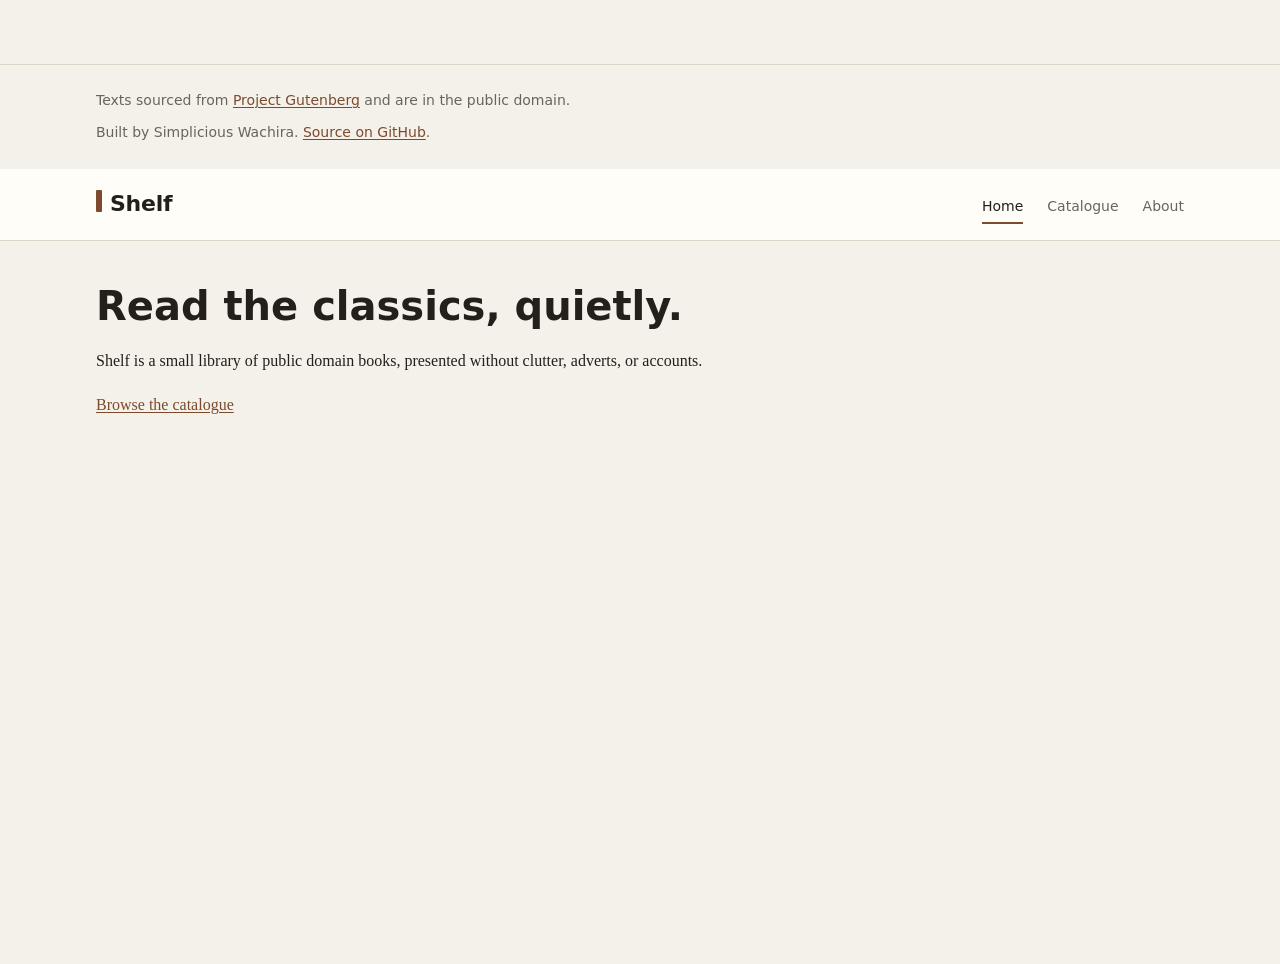
<file: index.html>
<!DOCTYPE html>
<html lang="en">
<head>
  <meta charset="UTF-8">
  <meta name="viewport" content="width=device-width, initial-scale=1.0">
  <title>Shelf — Read the Classics</title>
  <link rel="stylesheet" href="css/variables.css">
  <link rel="stylesheet" href="css/reset.css">
  <link rel="stylesheet" href="css/layout.css">
  <link rel="stylesheet" href="css/components.css">
</head>
<footer class="site-footer">
    <div class="container">
      <p>Texts sourced from <a href="https://www.gutenberg.org">Project Gutenberg</a> and are in the public domain.</p>
      <p>Built by Simplicious Wachira. <a href="https://github.com/IS-PROJECT-2026/shelf-162965">Source on GitHub</a>.</p>
    </div>
  </footer>
<body>
  <a class="skip-link" href="#main">Skip to content</a>

  <header class="site-header">
    <div class="container site-header__inner">
      <a class="site-header__brand" href="index.html">Shelf</a>
      <nav class="site-nav" aria-label="Primary">
        <a href="index.html" aria-current="page">Home</a>
        <a href="catalogue.html">Catalogue</a>
        <a href="about.html">About</a>
      </nav>
    </div>
  </header>
  
  <main class="container" id="main">
    <section class="section stack">
      <h1>Read the classics, quietly.</h1>
      <p>Shelf is a small library of public domain books, presented without clutter, adverts, or accounts.</p>
      <p><a href="catalogue.html">Browse the catalogue</a></p>
    </section>
  </main>
  
</body>
</html>
</file>
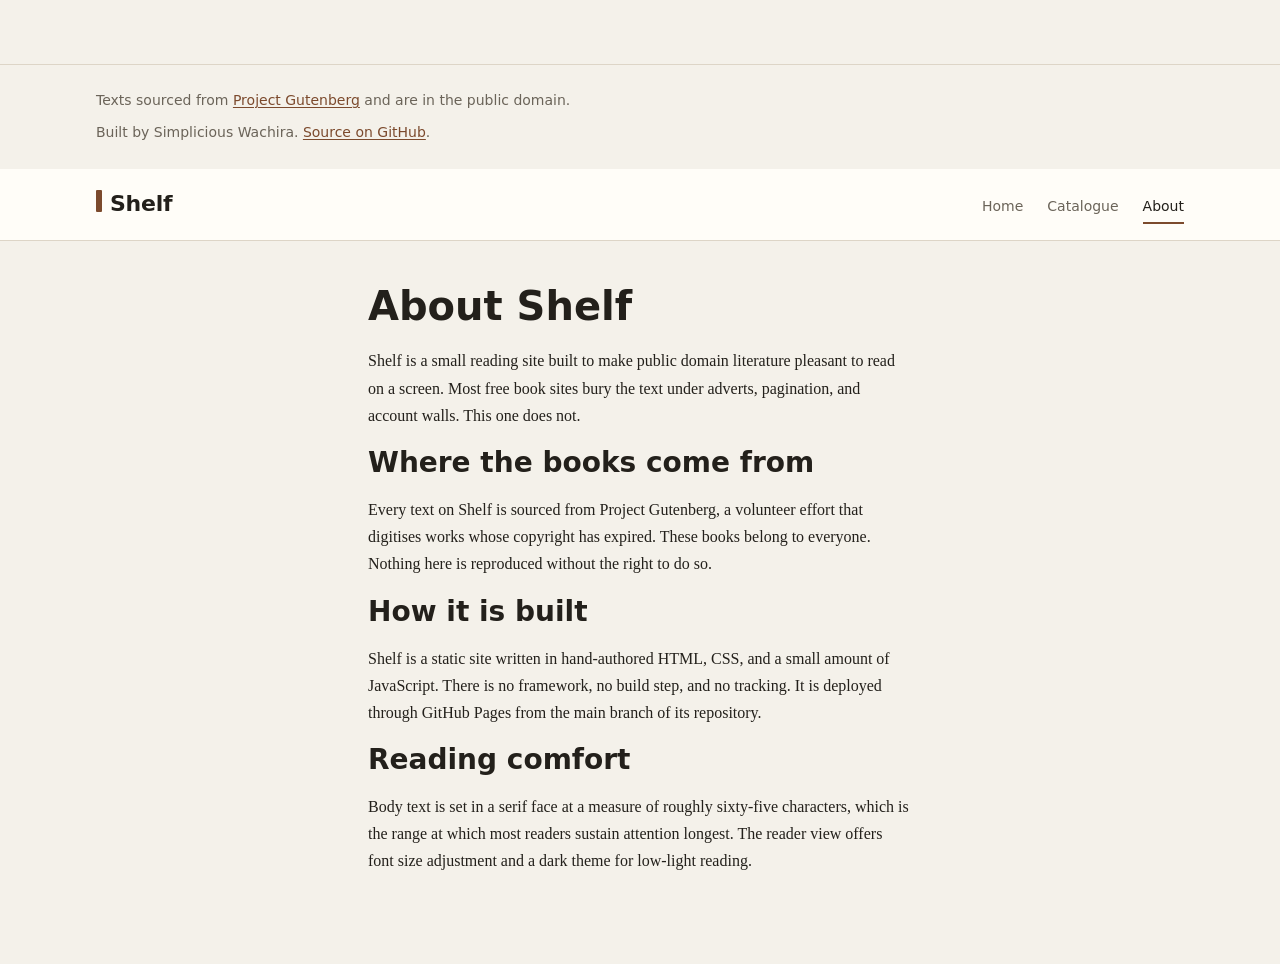
<file: about.html>
<!DOCTYPE html>
<html lang="en">
<head>
  <meta charset="UTF-8">
  <meta name="viewport" content="width=device-width, initial-scale=1.0">
  <title>About</title>
  <link rel="stylesheet" href="css/variables.css">
  <link rel="stylesheet" href="css/reset.css">
  <link rel="stylesheet" href="css/layout.css">
  <link rel="stylesheet" href="css/components.css">
</head>
<footer class="site-footer">
    <div class="container">
      <p>Texts sourced from <a href="https://www.gutenberg.org">Project Gutenberg</a> and are in the public domain.</p>
      <p>Built by Simplicious Wachira. <a href="https://github.com/IS-PROJECT-2026/shelf-162965">Source on GitHub</a>.</p>
    </div>
  </footer>
<body>
  <a class="skip-link" href="#main">Skip to content</a>

  <header class="site-header">
    <div class="container site-header__inner">
      <a class="site-header__brand" href="index.html">Shelf</a>
      <nav class="site-nav" aria-label="Primary">
        <a href="index.html" >Home</a>
        <a href="catalogue.html">Catalogue</a>
        <a href="about.html" aria-current="page">About</a>
      </nav>
    </div>
  </header>
  
  <main class="container container--narrow" id="main">
    <section class="section stack">
      <h1>About Shelf</h1>
      <p>Shelf is a small reading site built to make public domain literature pleasant to read on a screen. Most free book sites bury the text under adverts, pagination, and account walls. This one does not.</p>

      <h2>Where the books come from</h2>
      <p>Every text on Shelf is sourced from Project Gutenberg, a volunteer effort that digitises works whose copyright has expired. These books belong to everyone. Nothing here is reproduced without the right to do so.</p>

      <h2>How it is built</h2>
      <p>Shelf is a static site written in hand-authored HTML, CSS, and a small amount of JavaScript. There is no framework, no build step, and no tracking. It is deployed through GitHub Pages from the main branch of its repository.</p>

      <h2>Reading comfort</h2>
      <p>Body text is set in a serif face at a measure of roughly sixty-five characters, which is the range at which most readers sustain attention longest. The reader view offers font size adjustment and a dark theme for low-light reading.</p>
    </section>
  </main>
  
</body>
</html>
</file>
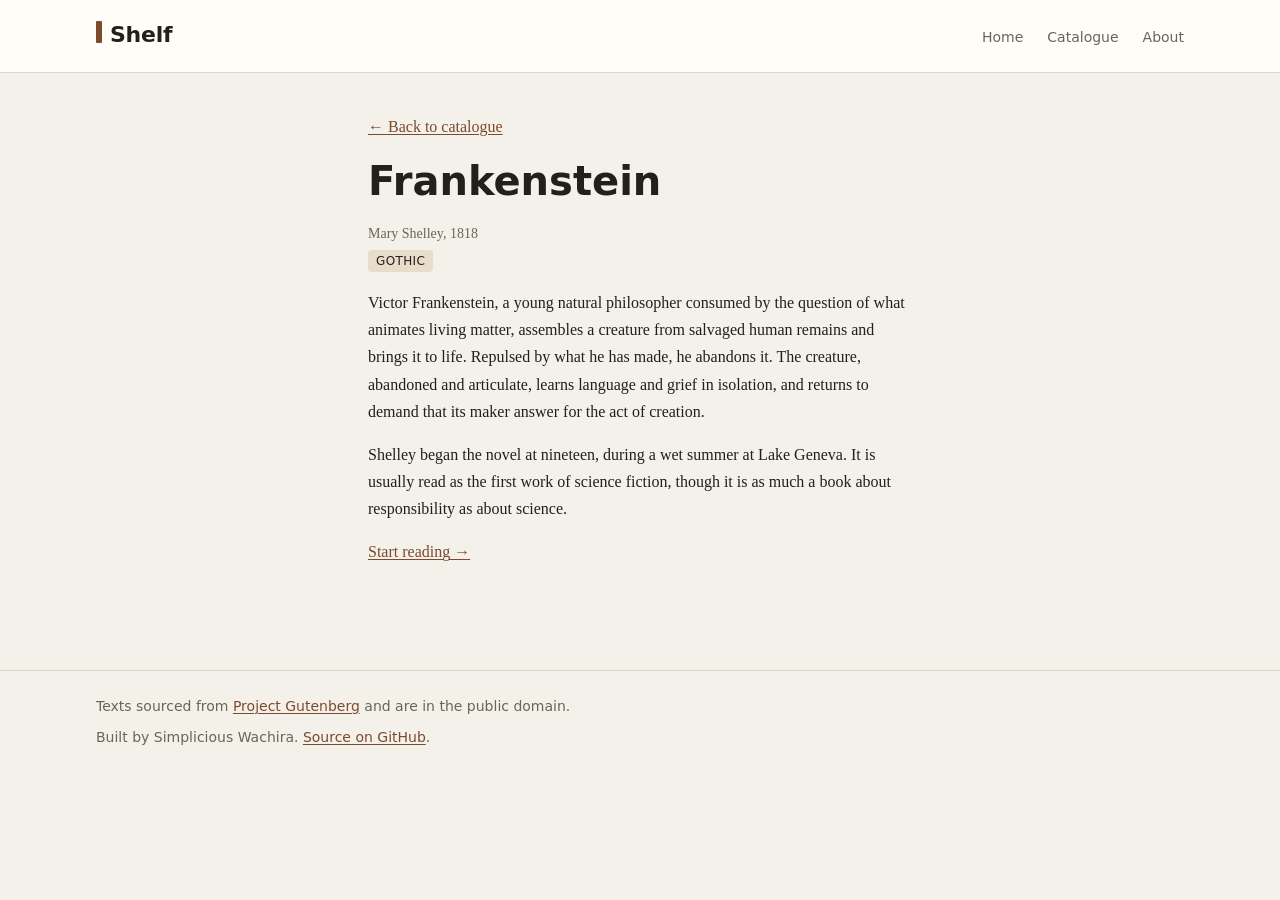
<file: book.html>
<!DOCTYPE html>
<html lang="en">
<head>
  <meta charset="UTF-8">
  <meta name="viewport" content="width=device-width, initial-scale=1.0">
  <title>Frankenstein — Shelf</title>
  <link rel="stylesheet" href="css/variables.css">
  <link rel="stylesheet" href="css/reset.css">
  <link rel="stylesheet" href="css/layout.css">
  <link rel="stylesheet" href="css/components.css">
</head>
<body>
  <a class="skip-link" href="#main">Skip to content</a>

  <header class="site-header">
    <div class="container site-header__inner">
      <a class="site-header__brand" href="index.html">Shelf</a>
      <nav class="site-nav" aria-label="Primary">
        <a href="index.html">Home</a>
        <a href="catalogue.html">Catalogue</a>
        <a href="about.html">About</a>
      </nav>
    </div>
  </header>

  <main class="container container--narrow" id="main">
    <section class="section stack">
      <p><a href="catalogue.html">&larr; Back to catalogue</a></p>
      <h1>Frankenstein</h1>
      <p class="book-card__author">Mary Shelley, 1818</p>
      <span class="badge">Gothic</span>

      <p>Victor Frankenstein, a young natural philosopher consumed by the question of what animates living matter, assembles a creature from salvaged human remains and brings it to life. Repulsed by what he has made, he abandons it. The creature, abandoned and articulate, learns language and grief in isolation, and returns to demand that its maker answer for the act of creation.</p>

      <p>Shelley began the novel at nineteen, during a wet summer at Lake Geneva. It is usually read as the first work of science fiction, though it is as much a book about responsibility as about science.</p>

      <p><a href="reader.html">Start reading &rarr;</a></p>
    </section>
  </main>

  <footer class="site-footer">
    <div class="container">
      <p>Texts sourced from <a href="https://www.gutenberg.org">Project Gutenberg</a> and are in the public domain.</p>
      <p>Built by Simplicious Wachira. <a href="https://github.com/IS-PROJECT-2026/shelf-162965">Source on GitHub</a>.</p>
    </div>
  </footer>
</body>
</html>
</file>
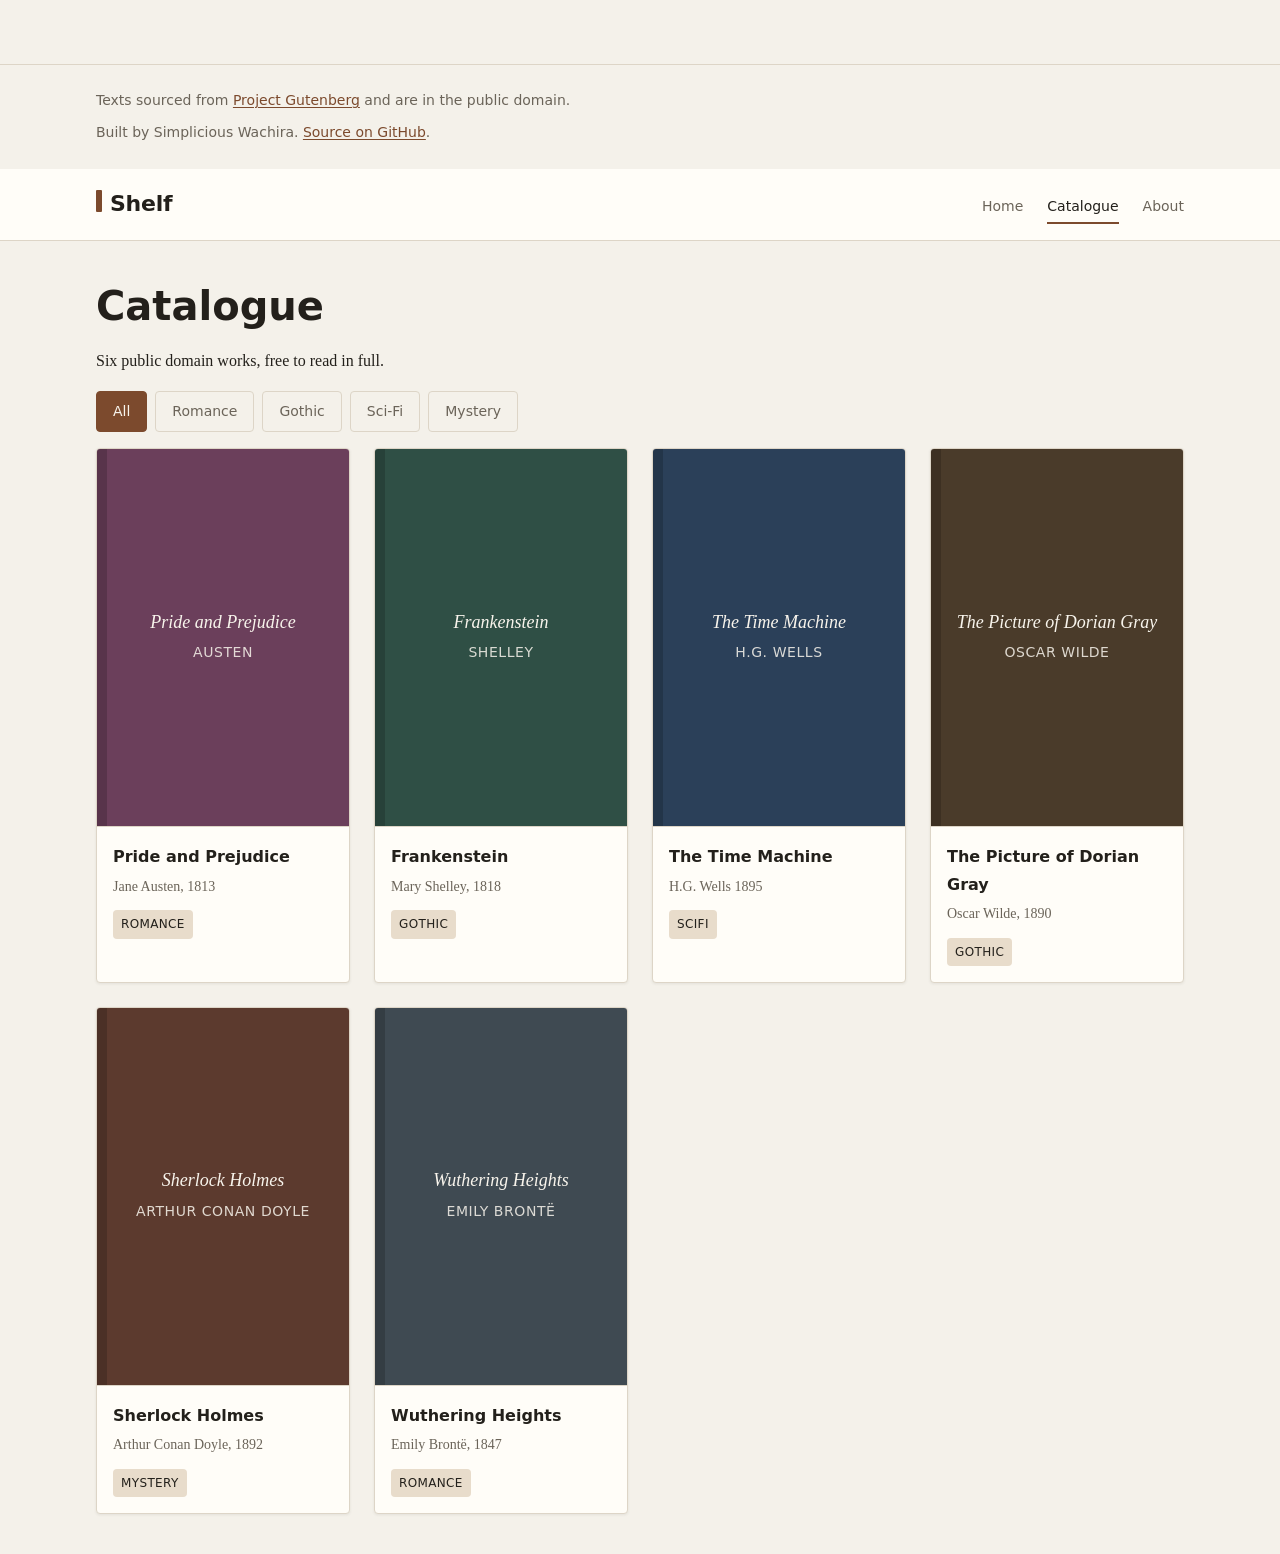
<file: catalogue.html>
<!DOCTYPE html>
<html lang="en">
<head>
  <meta charset="UTF-8">
  <meta name="viewport" content="width=device-width, initial-scale=1.0">
  <title>Catalogue</title>
  <link rel="stylesheet" href="css/variables.css">
  <link rel="stylesheet" href="css/reset.css">
  <link rel="stylesheet" href="css/layout.css">
  <link rel="stylesheet" href="css/components.css">
</head>
<footer class="site-footer">
    <div class="container">
      <p>Texts sourced from <a href="https://www.gutenberg.org">Project Gutenberg</a> and are in the public domain.</p>
      <p>Built by Simplicious Wachira. <a href="https://github.com/IS-PROJECT-2026/shelf-162965">Source on GitHub</a>.</p>
    </div>
  </footer>
  
  <script src="js/filter.js"></script>
  
<body>
  <a class="skip-link" href="#main">Skip to content</a>

  <header class="site-header">
    <div class="container site-header__inner">
      <a class="site-header__brand" href="index.html">Shelf</a>
      <nav class="site-nav" aria-label="Primary">
        <a href="index.html" >Home</a>
        <a href="catalogue.html" aria-current="page">Catalogue</a>
        <a href="about.html">About</a>
      </nav>
    </div>
  </header>
  
  <main class="container" id="main">
    <section class="section stack">
      <h1>Catalogue</h1>
      <p>Six public domain works, free to read in full.</p>

      <div class="cluster" role="group" aria-label="Filter by genre">
        <button class="filter-btn" data-filter="all" aria-pressed="true">All</button>
        <button class="filter-btn" data-filter="romance" aria-pressed="false">Romance</button>
        <button class="filter-btn" data-filter="gothic" aria-pressed="false">Gothic</button>
        <button class="filter-btn" data-filter="scifi" aria-pressed="false">Sci-Fi</button>
        <button class="filter-btn" data-filter="mystery" aria-pressed="false">Mystery</button>
      </div>

      <div class="grid" id="book-grid">

        <a class="book-card" href="book.html?id=pride" data-genre="romance">
          <div class="book-cover" style="--cover-bg: #6b3f5b">
            <span class="book-cover__title">Pride and Prejudice</span>
            <span class="book-cover__author">Austen</span>
          </div>
          <div class="book-card__body">
            <span class="book-card__title">Pride and Prejudice</span>
            <span class="book-card__author">Jane Austen, 1813</span>
            <span class="badge">Romance</span>
          </div>
        </a>

        <a class="book-card" href="book.html" data-genre="gothic">
          <div class="book-cover" style="--cover-bg: #2f4f45">
            <span class="book-cover__title">Frankenstein</span>
            <span class="book-cover__author">Shelley</span>
          </div>
          <div class="book-card__body">
            <span class="book-card__title">Frankenstein</span>
            <span class="book-card__author">Mary Shelley, 1818</span>
            <span class="badge">Gothic</span>
          </div>
        </a>

        <a class="book-card" href="book.html?id=timemachine" data-genre="scifi">
          <div class="book-cover" style="--cover-bg: #2b4059">
            <span class="book-cover__title">The Time Machine</span>
            <span class="book-cover__author">H.G. Wells</span>
          </div>
          <div class="book-card__body">
            <span class="book-card__title">The Time Machine</span>
            <span class="book-card__author">H.G. Wells 1895</span>
            <span class="badge">scifi</span>
          </div>
        </a>

         <a class="book-card" href="book.html?id=dorian" data-genre="gothic">
          <div class="book-cover" style="--cover-bg: #4a3b2a">
            <span class="book-cover__title">The Picture of Dorian Gray</span>
            <span class="book-cover__author">Oscar Wilde</span>
          </div>
          <div class="book-card__body">
            <span class="book-card__title">The Picture of Dorian Gray</span>
            <span class="book-card__author">Oscar Wilde, 1890</span>
            <span class="badge">Gothic</span>
          </div>
        </a>

        <a class="book-card" href="book.html?id=sherlock" data-genre="mystery">
          <div class="book-cover" style="--cover-bg: #5c3a2e">
            <span class="book-cover__title">Sherlock Holmes</span>
            <span class="book-cover__author">Arthur Conan Doyle</span>
          </div>
          <div class="book-card__body">
            <span class="book-card__title">Sherlock Holmes</span>
            <span class="book-card__author">Arthur Conan Doyle, 1892</span>
            <span class="badge">Mystery</span>
          </div>
        </a>

        <a class="book-card" href="book.html?id=wuthering" data-genre="romance">
          <div class="book-cover" style="--cover-bg: #3f4a52">
            <span class="book-cover__title">Wuthering Heights</span>
            <span class="book-cover__author">Emily Brontë</span>
          </div>
          <div class="book-card__body">
            <span class="book-card__title">Wuthering Heights</span>
            <span class="book-card__author">Emily Brontë, 1847</span>
            <span class="badge">Romance</span>
          </div>
        </a>

      </div>
    </section>
  </main>
  
</body>
</html>
</file>
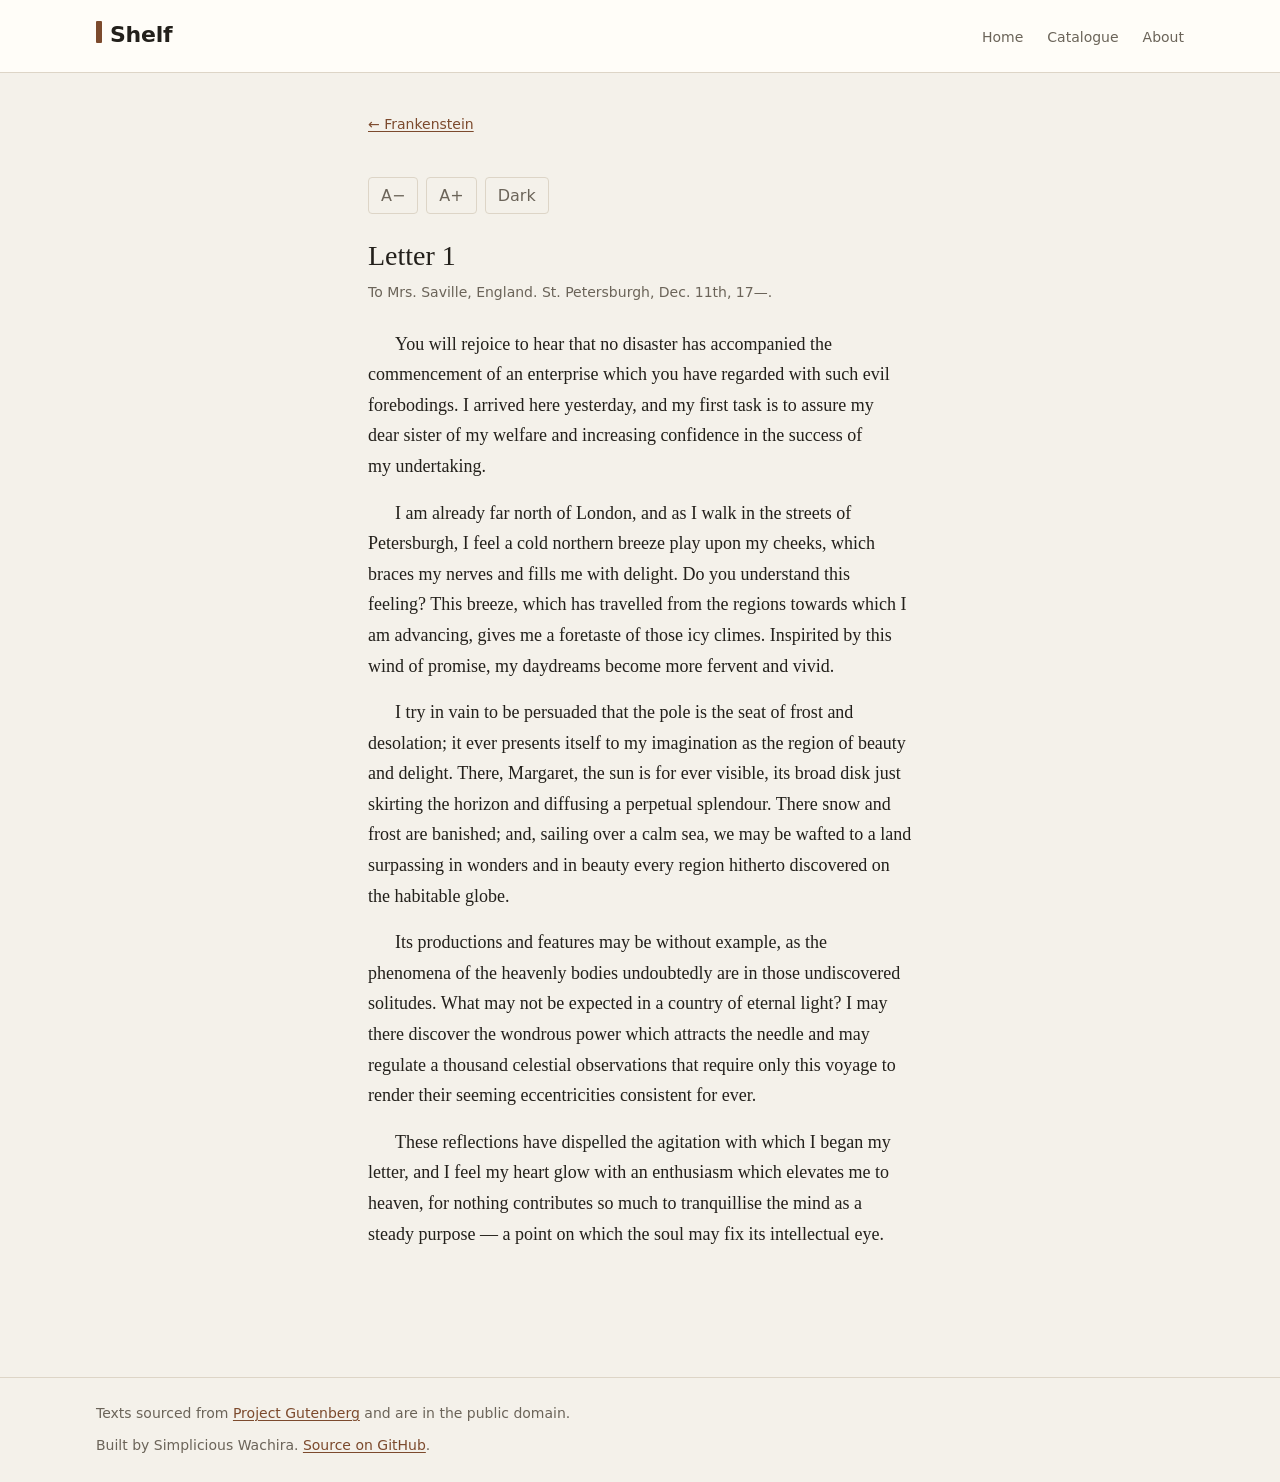
<file: reader.html>
<!DOCTYPE html>
<html lang="en">
<head>
  <meta charset="UTF-8">
  <meta name="viewport" content="width=device-width, initial-scale=1.0">
  <title>Frankenstein, Letter 1 — Shelf</title>
  <link rel="stylesheet" href="css/variables.css">
  <link rel="stylesheet" href="css/reset.css">
  <link rel="stylesheet" href="css/layout.css">
  <link rel="stylesheet" href="css/components.css">
</head>
<body>
  <a class="skip-link" href="#main">Skip to content</a>

  <header class="site-header">
    <div class="container site-header__inner">
      <a class="site-header__brand" href="index.html">Shelf</a>
      <nav class="site-nav" aria-label="Primary">
        <a href="index.html">Home</a>
        <a href="catalogue.html">Catalogue</a>
        <a href="about.html">About</a>
      </nav>
    </div>
  </header>

  <main class="reader" id="main">
    <div class="container--narrow">
      <p class="reader__back"><a href="book.html">&larr; Frankenstein</a></p>

      <div class="reader__controls cluster" role="group" aria-label="Reading controls">
        <button class="control-btn" id="font-down" aria-label="Decrease text size">A&minus;</button>
        <button class="control-btn" id="font-up" aria-label="Increase text size">A+</button>
        <button class="control-btn" id="theme-toggle" aria-pressed="false">Dark</button>
      </div>

      <article class="reader__text" id="reader-text">
        <h1>Letter 1</h1>
        <p class="reader__meta">To Mrs. Saville, England. St. Petersburgh, Dec. 11th, 17—.</p>

        <p>You will rejoice to hear that no disaster has accompanied the commencement of an enterprise which you have regarded with such evil forebodings. I arrived here yesterday, and my first task is to assure my dear sister of my welfare and increasing confidence in the success of my undertaking.</p>

        <p>I am already far north of London, and as I walk in the streets of Petersburgh, I feel a cold northern breeze play upon my cheeks, which braces my nerves and fills me with delight. Do you understand this feeling? This breeze, which has travelled from the regions towards which I am advancing, gives me a foretaste of those icy climes. Inspirited by this wind of promise, my daydreams become more fervent and vivid.</p>

        <p>I try in vain to be persuaded that the pole is the seat of frost and desolation; it ever presents itself to my imagination as the region of beauty and delight. There, Margaret, the sun is for ever visible, its broad disk just skirting the horizon and diffusing a perpetual splendour. There snow and frost are banished; and, sailing over a calm sea, we may be wafted to a land surpassing in wonders and in beauty every region hitherto discovered on the habitable globe.</p>

        <p>Its productions and features may be without example, as the phenomena of the heavenly bodies undoubtedly are in those undiscovered solitudes. What may not be expected in a country of eternal light? I may there discover the wondrous power which attracts the needle and may regulate a thousand celestial observations that require only this voyage to render their seeming eccentricities consistent for ever.</p>

        <p>These reflections have dispelled the agitation with which I began my letter, and I feel my heart glow with an enthusiasm which elevates me to heaven, for nothing contributes so much to tranquillise the mind as a steady purpose — a point on which the soul may fix its intellectual eye.</p>
      </article>
    </div>
  </main>

  <footer class="site-footer">
    <div class="container">
      <p>Texts sourced from <a href="https://www.gutenberg.org">Project Gutenberg</a> and are in the public domain.</p>
      <p>Built by Simplicious Wachira. <a href="https://github.com/IS-PROJECT-2026/shelf-162965">Source on GitHub</a>.</p>
    </div>
  </footer>

  <script src="js/reader.js"></script>
</body>
</html>
</file>
<file: css/variables.css>
/* Design tokens for Shelf. */

:root {
  /* Colour — light theme */
  --colour-bg: #f4f1ea;
  --colour-surface: #fffdf8;
  --colour-ink: #23201b;
  --colour-ink-muted: #6b6459;
  --colour-accent: #7c4a2d;
  --colour-accent-soft: #e8dccb;
  --colour-border: #ddd5c7;

  /* Typography */
  --font-body: Georgia, "Iowan Old Style", "Times New Roman", serif;
  --font-ui: "Segoe UI", system-ui, -apple-system, sans-serif;

  --size-100: 0.875rem;
  --size-200: 1rem;
  --size-300: 1.125rem;
  --size-400: 1.375rem;
  --size-500: 1.75rem;
  --size-600: 2.5rem;

  --leading-tight: 1.25;
  --leading-body: 1.7;

  /* Spacing scale */
  --space-3xs: 0.25rem;
  --space-2xs: 0.5rem;
  --space-xs: 0.75rem;
  --space-s: 1rem;
  --space-m: 1.5rem;
  --space-l: 2.5rem;
  --space-xl: 4rem;

  /* Structure */
  --measure: 34rem;
  --radius: 4px;
  --shadow-soft: 0 1px 3px rgba(35, 32, 27, 0.08);
  --shadow-lift: 0 6px 18px rgba(35, 32, 27, 0.14);
  --transition: 160ms ease;
}

[data-theme="dark"] {
  --colour-bg: #1a1815;
  --colour-surface: #232019;
  --colour-ink: #ece5d8;
  --colour-ink-muted: #a29886;
  --colour-accent: #5a2f1a;
  --colour-accent-soft: #3a322a;
  --colour-border: #3d372e;
  --shadow-soft: 0 1px 3px rgba(0, 0, 0, 0.4);
  --shadow-lift: 0 6px 18px rgba(0, 0, 0, 0.5);
}
</file>
<file: css/layout.css>
/* Layout containers and grid utilities. */

.container {
  width: min(100% - 2rem, 68rem);
  margin-inline: auto;
}

.container--narrow {
  width: min(100% - 2rem, var(--measure));
  margin-inline: auto;
}

.stack > * + * {
  margin-top: var(--space-s);
}

.stack--loose > * + * {
  margin-top: var(--space-m);
}

.grid {
  display: grid;
  gap: var(--space-m);
  grid-template-columns: repeat(auto-fill, minmax(15rem, 1fr));
}

.section {
  padding-block: var(--space-l);
}

.cluster {
  display: flex;
  flex-wrap: wrap;
  gap: var(--space-2xs);
  align-items: center;
}
.stack--tight > * + * {
  margin-top: var(--space-2xs);
}
</file>
<file: css/components.css>
/* Site header. */

.site-header {
  border-bottom: 1px solid var(--colour-border);
  background-color: var(--colour-surface);
}

.site-header__inner {
  display: flex;
  flex-wrap: wrap;
  align-items: baseline;
  justify-content: space-between;
  gap: var(--space-s);
  padding-block: var(--space-s);
}

.site-header__brand {
  font-family: var(--font-ui);
  font-size: var(--size-400);
  font-weight: 600;
  letter-spacing: -0.01em;
  color: var(--colour-ink);
  text-decoration: none;
}

.site-header__brand::before {
  content: "";
  display: inline-block;
  width: 6px;
  height: 1em;
  margin-right: var(--space-2xs);
  background-color: var(--colour-accent);
  border-radius: 1px;
  vertical-align: -0.05em;
}

.site-nav {
  display: flex;
  gap: var(--space-m);
  font-family: var(--font-ui);
  font-size: var(--size-100);
}

.site-nav a {
  color: var(--colour-ink-muted);
  text-decoration: none;
  padding-block: var(--space-3xs);
  border-bottom: 2px solid transparent;
  transition: color var(--transition), border-color var(--transition);
}

.site-nav a:hover {
  color: var(--colour-ink);
}

.site-nav a[aria-current="page"] {
  color: var(--colour-ink);
  border-bottom-color: var(--colour-accent);
}

.skip-link {
  position: absolute;
  left: -9999px;
}

.skip-link:focus {
  position: static;
  display: inline-block;
  padding: var(--space-2xs) var(--space-s);
  background-color: var(--colour-accent);
  color: var(--colour-surface);
}
/* Site footer. */

.site-footer {
  margin-top: var(--space-xl);
  border-top: 1px solid var(--colour-border);
  padding-block: var(--space-m);
  font-family: var(--font-ui);
  font-size: var(--size-100);
  color: var(--colour-ink-muted);
}

.site-footer p + p {
  margin-top: var(--space-2xs);
}
/* Book card. */

.book-card {
  display: flex;
  flex-direction: column;
  background-color: var(--colour-surface);
  border: 1px solid var(--colour-border);
  border-radius: var(--radius);
  overflow: hidden;
  box-shadow: var(--shadow-soft);
  text-decoration: none;
  color: inherit;
}

.book-cover {
  aspect-ratio: 2 / 3;
  display: grid;
  align-content: center;
  gap: var(--space-2xs);
  padding: var(--space-m) var(--space-s);
  background-color: var(--cover-bg, var(--colour-accent));
  color: #f8f4ec;
  border-bottom: 1px solid var(--colour-border);
  position: relative;
}

.book-cover::after {
  content: "";
  position: absolute;
  inset-block: 0;
  left: 0;
  width: 10px;
  background-color: rgba(0, 0, 0, 0.18);
}

.book-cover__title {
  font-family: var(--font-body);
  font-size: var(--size-300);
  line-height: var(--leading-tight);
  text-align: center;
  font-style: italic;
}

.book-cover__author {
  font-family: var(--font-ui);
  font-size: var(--size-100);
  text-align: center;
  opacity: 0.85;
  letter-spacing: 0.04em;
  text-transform: uppercase;
}

.book-card__body {
  padding: var(--space-s);
  display: flex;
  flex-direction: column;
  gap: var(--space-3xs);
  flex-grow: 1;
}

.book-card__title {
  font-family: var(--font-ui);
  font-size: var(--size-200);
  font-weight: 600;
}

.book-card__author {
  font-size: var(--size-100);
  color: var(--colour-ink-muted);
}

.badge {
  align-self: flex-start;
  margin-top: var(--space-2xs);
  padding: var(--space-3xs) var(--space-2xs);
  background-color: var(--colour-accent-soft);
  color: var(--colour-ink);
  border-radius: var(--radius);
  font-family: var(--font-ui);
  font-size: 0.75rem;
  letter-spacing: 0.03em;
  text-transform: uppercase;
}
/* Filter buttons. */

.filter-btn {
  padding: var(--space-2xs) var(--space-s);
  background-color: transparent;
  border: 1px solid var(--colour-border);
  border-radius: var(--radius);
  font-family: var(--font-ui);
  font-size: var(--size-100);
  color: var(--colour-ink-muted);
  cursor: pointer;
  transition: background-color var(--transition), color var(--transition);
}

.filter-btn:hover {
  color: var(--colour-ink);
  border-color: var(--colour-ink-muted);
}

.filter-btn[aria-pressed="true"] {
  background-color: var(--colour-accent);
  border-color: var(--colour-accent);
  color: #f8f4ec;
}
/* Card interaction states. */

.book-card {
  transition: transform var(--transition), box-shadow var(--transition), border-color var(--transition);
}

.book-card:hover {
  transform: translateY(-3px);
  box-shadow: var(--shadow-lift);
  border-color: var(--colour-ink-muted);
}

.book-card:focus-visible {
  outline: 2px solid var(--colour-accent);
  outline-offset: 3px;
}

.book-card:hover .book-card__title {
  color: var(--colour-accent);
}
/* Reader view. */

.reader {
  padding-block: var(--space-l) var(--space-xl);
}

.reader__back {
  font-family: var(--font-ui);
  font-size: var(--size-100);
  margin-bottom: var(--space-l);
}

.reader__text {
  font-size: var(--reader-size, var(--size-300));
  line-height: var(--leading-body);
}

.reader__text h1 {
  font-family: var(--font-body);
  font-weight: 400;
  font-size: var(--size-500);
  margin-bottom: var(--space-2xs);
}

.reader__meta {
  font-family: var(--font-ui);
  font-size: var(--size-100);
  color: var(--colour-ink-muted);
  margin-bottom: var(--space-m);
}

.reader__text p + p {
  margin-top: var(--space-s);
  text-indent: 1.5em;
}

.reader__text p:first-of-type {
  text-indent: 0;
}
/* Reader controls. */

.reader__controls {
  margin-bottom: var(--space-m);
}

.control-btn {
  padding: var(--space-3xs) var(--space-xs);
  min-width: 2.75rem;
  background-color: transparent;
  border: 1px solid var(--colour-border);
  border-radius: var(--radius);
  font-family: var(--font-ui);
  color: var(--colour-ink-muted);
  cursor: pointer;
  transition: background-color var(--transition), color var(--transition);
}

.control-btn:hover:not(:disabled) {
  color: var(--colour-ink);
  border-color: var(--colour-ink-muted);
}

.control-btn:disabled {
  opacity: 0.4;
  cursor: not-allowed;
}
</file>
